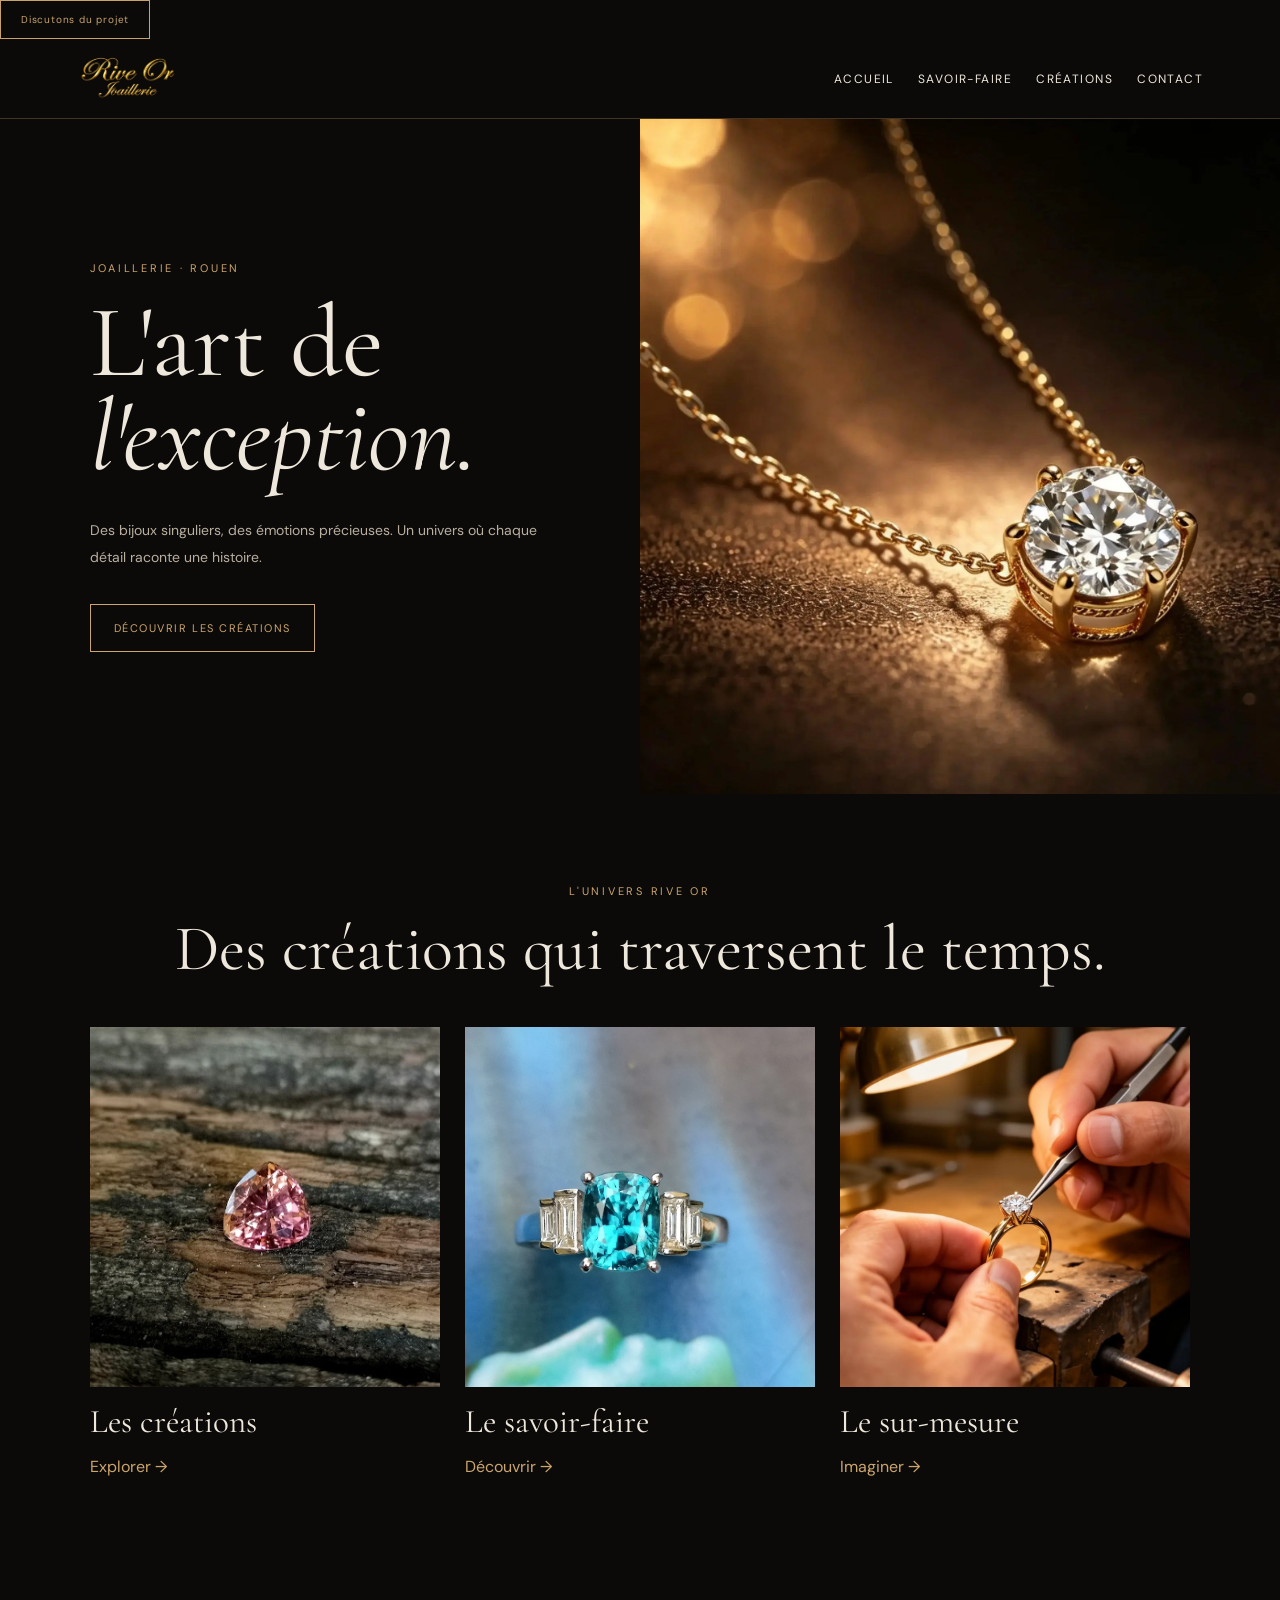
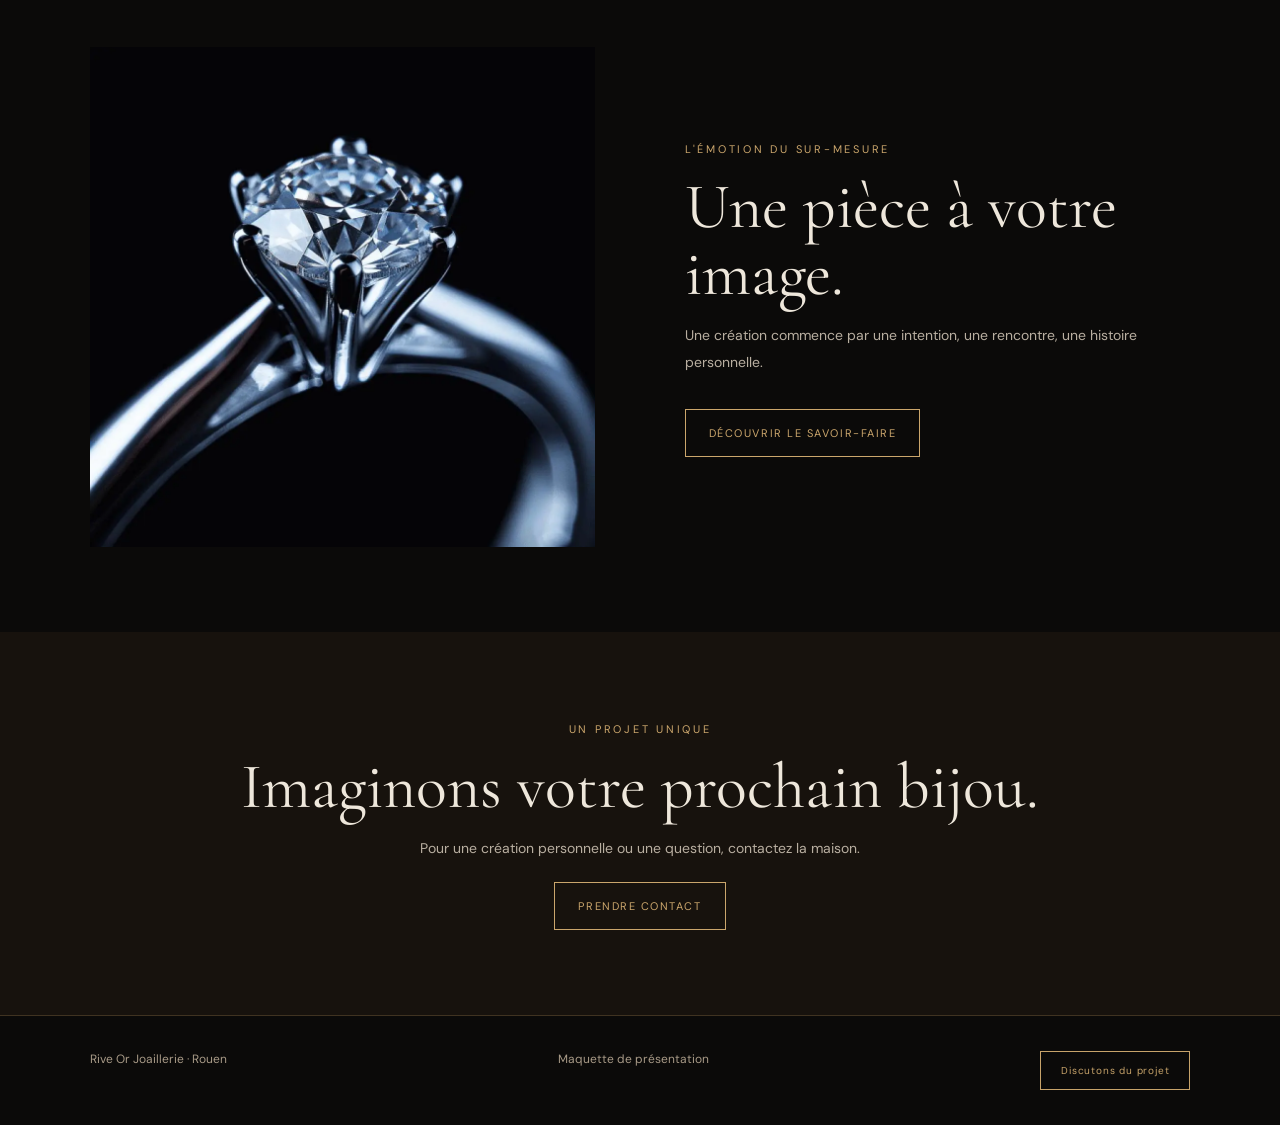
<file: index.html>
<!doctype html>
<html lang="fr">

<head>
    <meta charset="utf-8">
    <meta name="viewport" content="width=device-width,initial-scale=1">
    <meta name="robots" content="noindex,nofollow">
    <title>Accueil — Rive Or · Concept</title>
    <link rel="stylesheet" href="style.css">
    <link rel="icon" type="image/jpg" href="assets/logo.jpg">
</head>

<body>
<div class="proposal">
  <button class="proposal-btn" type="button" data-open-contact>
    Discutons du projet
  </button>
</div>

<!-- Popup de contact -->
<dialog id="contact-modal" class="contact-modal" aria-labelledby="contact-title">
  <button class="modal-close" type="button" aria-label="Fermer" data-close-contact>
    &times;
  </button>

  <span class="proposal-label">CONCRÉTISONS CE PROJET</span>

  <h2 id="contact-title">Échangeons ensemble.</h2>

  <p>
    Cette proposition vous plaît ?
    Contactez-moi pour donner vie au futur site de Rive Or Joaillerie.
  </p>

  <div class="modal-contacts">
    <a href="tel:+33637287327">
      ☎ 06 37 28 73 27
    </a>

    <a href="mailto:basile.martinpro@gmail.com">
      ✉ basile.martinpro@gmail.com
    </a>
  </div>
</dialog>
    <header><a href="index.html"><img src="assets/logo.png" alt="Rive Or Joaillerie"></a><button class="menu"
            aria-label="Menu">Menu ☰</button>
        <nav><a href="index.html">Accueil</a><a href="savoir-faire.html">Savoir-faire</a><a
                href="creations.html">Créations</a><a href="#contact">Contact</a></nav>
    </header>
    <main>
        <div class="hero">
            <div class="copy"><span class="eyebrow">Joaillerie · Rouen</span>
                <h1>L'art de<br><em>l'exception.</em></h1>
                <p>Des bijoux singuliers, des émotions précieuses. Un univers où chaque détail raconte une histoire.</p>
                <a class="button" href="creations.html">Découvrir les créations</a>
            </div>
            <div class="visual"><img loading="lazy" src="assets/img5.webp" alt="Pièce signature"
                    onerror="this.removeAttribute('src')"><span class="placeholder">Photographie à ajouter<br>Pièce
                    signature</span></div>
        </div>
        <section>
            <div class="sectionhead"><span class="eyebrow">L'univers Rive Or</span>
                <h2>Des créations qui traversent le temps.</h2>
            </div>
            <div class="cards">
                <article>
                    <div class="visual"><img loading="lazy"  src="assets/img2.webp" alt="Création 01"
                            onerror="this.removeAttribute('src')"><span class="placeholder">Photographie à
                            ajouter<br>Création 01</span></div>
                    <h3>Les créations</h3><a class="gold" href="creations.html">Explorer →</a>
                </article>
                <article>
                    <div class="visual"><img loading="lazy"  src="assets/img1.webp" alt="L’atelier"
                            onerror="this.removeAttribute('src')"><span class="placeholder">Photographie à
                            ajouter<br>L’atelier</span></div>
                    <h3>Le savoir-faire</h3><a class="gold" href="savoir-faire.html">Découvrir →</a>
                </article>
                <article>
                    <div class="visual"><img loading="lazy"  src="assets/img4.webp" alt="Création 02"
                            onerror="this.removeAttribute('src')"><span class="placeholder">Photographie à
                            ajouter<br>Création 02</span></div>
                    <h3>Le sur-mesure</h3><a class="gold" href="savoir-faire.html">Imaginer →</a>
                </article>
            </div>
        </section>
        <section class="split">
            <div class="visual"><img loading="lazy"  src="assets/img6.webp" alt="Détail joaillier"
                    onerror="this.removeAttribute('src')"><span class="placeholder">Photographie à ajouter<br>Détail
                    joaillier</span></div>
            <div><span class="eyebrow">L'émotion du sur-mesure</span>
                <h2>Une pièce à votre image.</h2>
                <p>Une création commence par une intention, une rencontre, une histoire personnelle.</p><a
                    class="button" href="savoir-faire.html">Découvrir le savoir-faire</a>
            </div>
        </section>
    </main>
    <section class="contact" id="contact"><span class="eyebrow">Un projet unique</span>
        <h2>Imaginons votre prochain bijou.</h2>
        <p>Pour une création personnelle ou une question, contactez la maison.</p><a class="button"
            href="mailto:joaillerie@riveor.com">Prendre contact</a>
    </section>
    <footer><span>Rive Or Joaillerie · Rouen</span><span>Maquette de présentation</span>
    <div class="proposal">
  <button class="proposal-btn" type="button" data-open-contact>
    Discutons du projet
  </button>
    </div>
    </footer>
    <script src="script.js"></script>
</body>

</html>
</file>
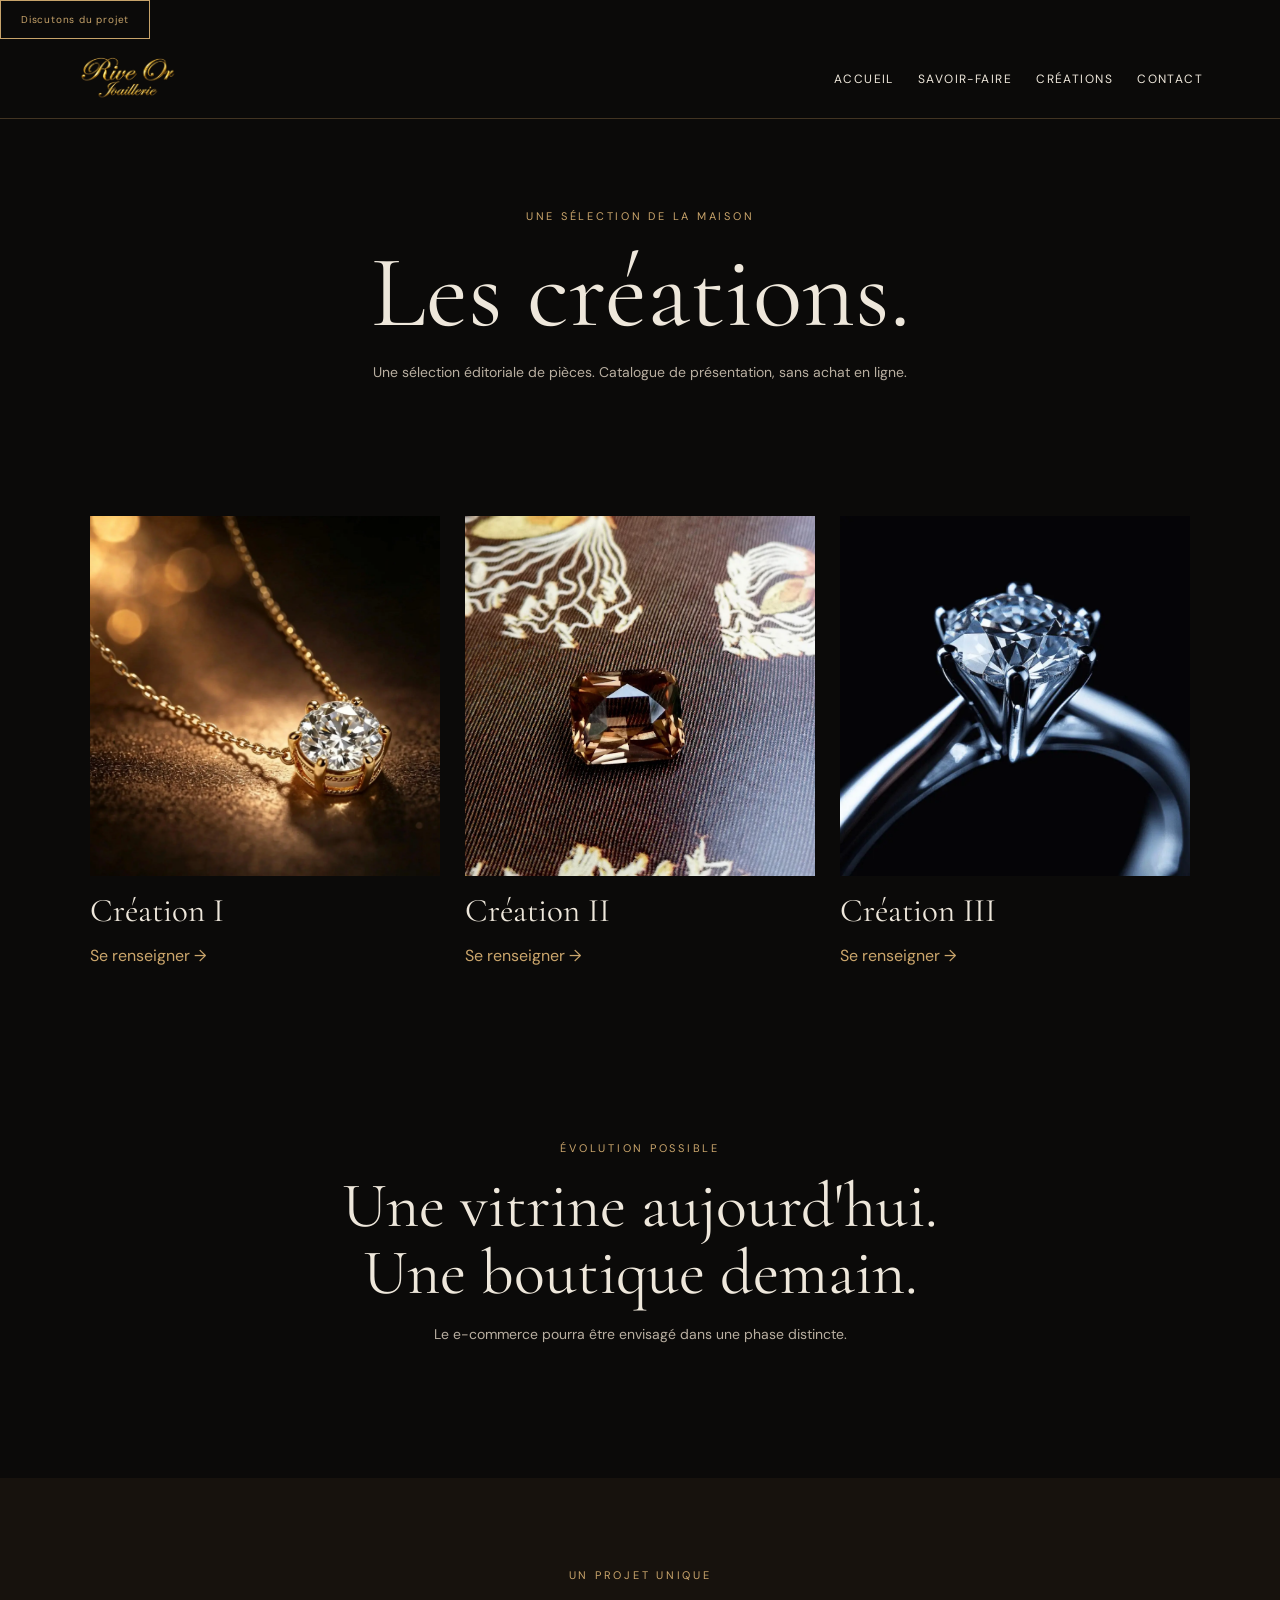
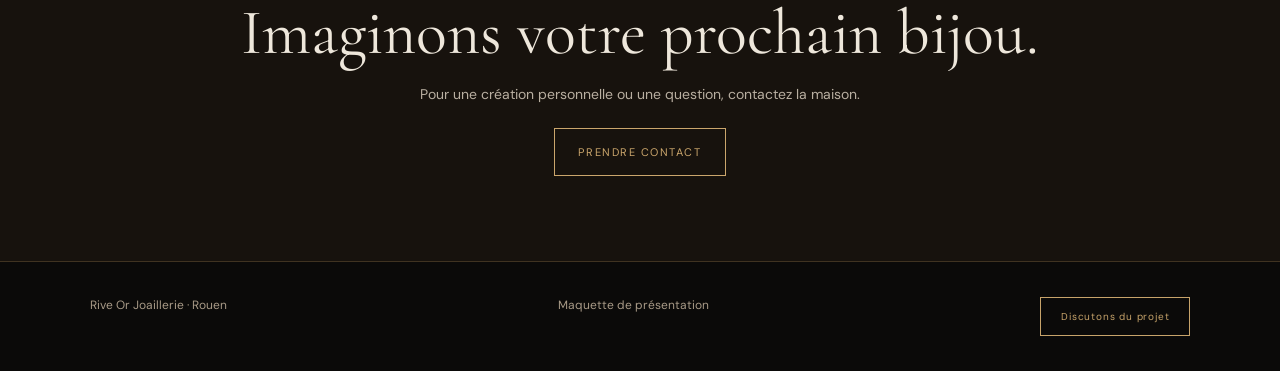
<file: creations.html>
<!doctype html>
<html lang="fr">

<head>
    <meta charset="utf-8">
    <meta name="viewport" content="width=device-width,initial-scale=1">
    <meta name="robots" content="noindex,nofollow">
    <title>Créations — Rive Or · Concept</title>
    <link rel="stylesheet" href="style.css">
    <link rel="icon" type="image/jpg" href="assets/logo.jpg">
</head>

<body>
    <div class="proposal">
    <button class="proposal-btn" type="button" data-open-contact>
        Discutons du projet
    </button>
    </div>
    <!-- Popup de contact -->
    <dialog id="contact-modal" class="contact-modal" aria-labelledby="contact-title">
    <button class="modal-close" type="button" aria-label="Fermer" data-close-contact>
        &times;
    </button>

    <span class="proposal-label">CONCRÉTISONS CE PROJET</span>

    <h2 id="contact-title">Échangeons ensemble.</h2>

    <p>
        Cette proposition vous plaît ?
        Contactez-moi pour donner vie au futur site de Rive Or Joaillerie.
    </p>

    <div class="modal-contacts">
        <a href="tel:+33637287327">
        ☎ 06 37 28 73 27
        </a>

        <a href="mailto:basile.martinpro@gmail.com">
        ✉ basile.martinpro@gmail.com
        </a>
    </div>
    </dialog>
    <header><a href="index.html"><img src="assets/logo.png" alt="Rive Or Joaillerie"></a><button class="menu"
            aria-label="Menu">Menu ☰</button>
        <nav><a href="index.html">Accueil</a><a href="savoir-faire.html">Savoir-faire</a><a
                href="creations.html">Créations</a><a href="#contact">Contact</a></nav>
    </header>
    <main>
        <div class="intro"><span class="eyebrow">Une sélection de la maison</span>
            <h1>Les créations.</h1>
            <p>Une sélection éditoriale de pièces. Catalogue de présentation, sans achat en ligne.</p>
        </div>
        <section>
            <div class="cards">
                <article>
                    <div class="visual"><img src="assets/img5.webp" alt="Bijou 01"
                            onerror="this.removeAttribute('src')"><span class="placeholder">Photographie à
                            ajouter<br>Bijou 01</span></div>
                    <h3>Création I</h3><a class="gold" href="#contact">Se renseigner →</a>
                </article>
                <article>
                    <div class="visual"><img src="assets/img3.webp" alt="Bijou 02"
                            onerror="this.removeAttribute('src')"><span class="placeholder">Photographie à
                            ajouter<br>Bijou 02</span></div>
                    <h3>Création II</h3><a class="gold" href="#contact">Se renseigner →</a>
                </article>
                <article>
                    <div class="visual"><img src="assets/img6.webp" alt="Bijou 03"
                            onerror="this.removeAttribute('src')"><span class="placeholder">Photographie à
                            ajouter<br>Bijou 03</span></div>
                    <h3>Création III</h3><a class="gold" href="#contact">Se renseigner →</a>
                </article>
            </div>
        </section>
        <section class="sectionhead"><span class="eyebrow">Évolution possible</span>
            <h2>Une vitrine aujourd'hui.<br>Une boutique demain.</h2>
            <p>Le e-commerce pourra être envisagé dans une phase distincte.</p>
        </section>
    </main>
    <section class="contact" id="contact"><span class="eyebrow">Un projet unique</span>
        <h2>Imaginons votre prochain bijou.</h2>
        <p>Pour une création personnelle ou une question, contactez la maison.</p><a class="button"
            href="mailto:joaillerie@riveor.com">Prendre contact</a>
    </section>
    <footer><span>Rive Or Joaillerie · Rouen</span><span>Maquette de présentation</span>
    <div class="proposal">
  <button class="proposal-btn" type="button" data-open-contact>
    Discutons du projet
  </button>
    </div>
    </footer>
    <script src="script.js"></script>
</body>

</html>
</file>
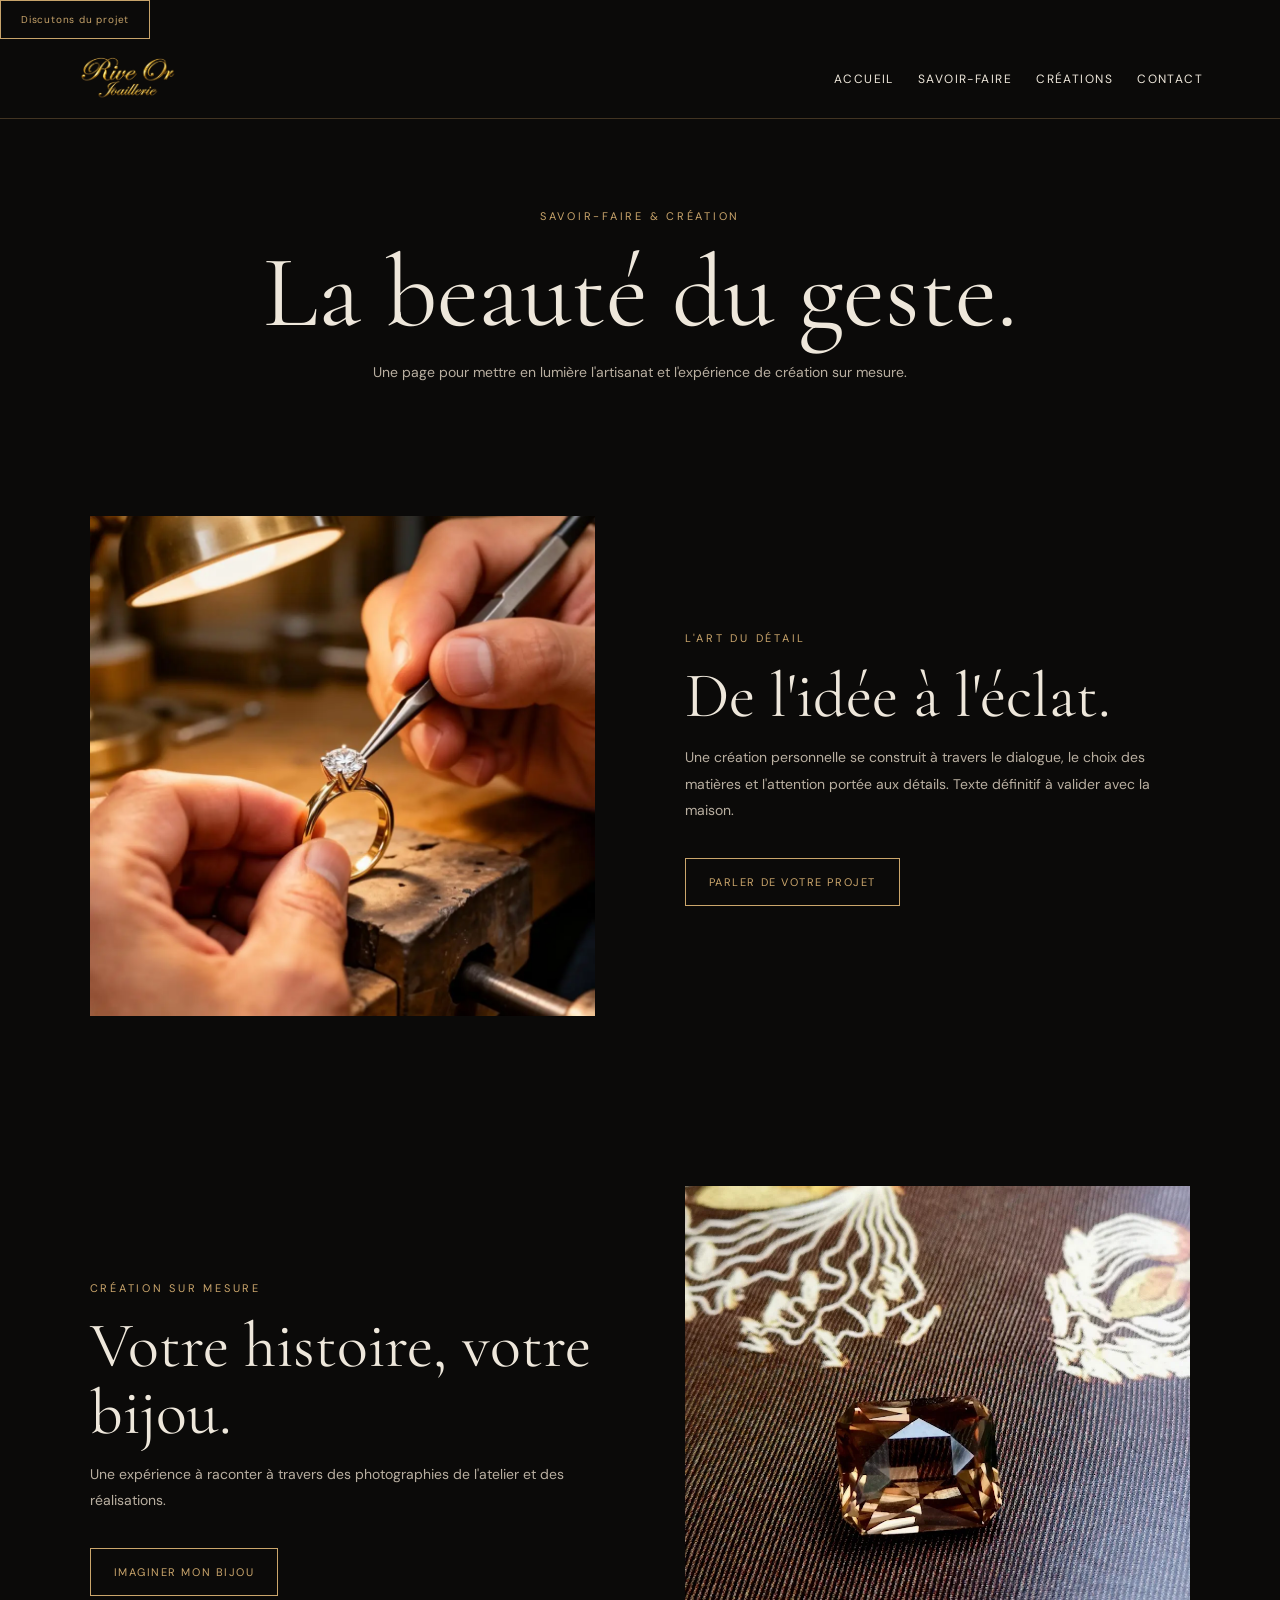
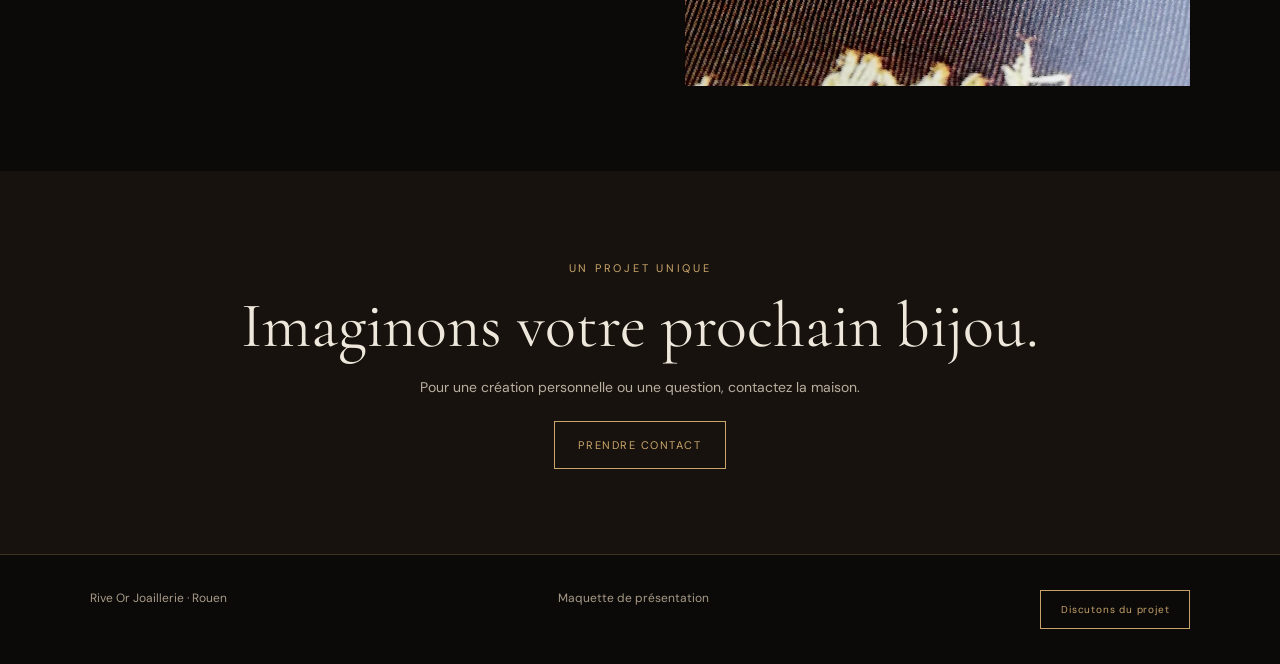
<file: savoir-faire.html>
<!doctype html>
<html lang="fr">

<head>
    <meta charset="utf-8">
    <meta name="viewport" content="width=device-width,initial-scale=1">
    <meta name="robots" content="noindex,nofollow">
    <title>Savoir-faire — Rive Or · Concept</title>
    <link rel="stylesheet" href="style.css">
    <link rel="icon" type="image/jpg" href="assets/logo.jpg">
</head>

<body>
    <div class="proposal">
  <button class="proposal-btn" type="button" data-open-contact>
    Discutons du projet
  </button>
    </div>
    <!-- Popup de contact -->
    <dialog id="contact-modal" class="contact-modal" aria-labelledby="contact-title">
    <button class="modal-close" type="button" aria-label="Fermer" data-close-contact>
        &times;
    </button>

    <span class="proposal-label">CONCRÉTISONS CE PROJET</span>

    <h2 id="contact-title">Échangeons ensemble.</h2>

    <p>
        Cette proposition vous plaît ?
        Contactez-moi pour donner vie au futur site de Rive Or Joaillerie.
    </p>

    <div class="modal-contacts">
        <a href="tel:+33637287327">
        ☎ 06 37 28 73 27
        </a>

        <a href="mailto:basile.martinpro@gmail.com">
        ✉ basile.martinpro@gmail.com
        </a>
    </div>
    </dialog>
    <header><a href="index.html"><img src="assets/logo.png" alt="Rive Or Joaillerie"></a><button class="menu"
            aria-label="Menu">Menu ☰</button>
        <nav><a href="index.html">Accueil</a><a href="savoir-faire.html">Savoir-faire</a><a
                href="creations.html">Créations</a><a href="#contact">Contact</a></nav>
    </header>
    <main>
        <div class="intro"><span class="eyebrow">Savoir-faire & création</span>
            <h1>La beauté du geste.</h1>
            <p>Une page pour mettre en lumière l'artisanat et l'expérience de création sur mesure.</p>
        </div>
        <section class="split">
            <div class="visual"><img src="assets/img4.webp" alt="Travail en atelier"
                    onerror="this.removeAttribute('src')"><span class="placeholder">Photographie à ajouter<br>Travail en
                    atelier</span></div>
            <div><span class="eyebrow">L'art du détail</span>
                <h2>De l'idée à l'éclat.</h2>
                <p>Une création personnelle se construit à travers le dialogue, le choix des matières et l'attention
                    portée aux détails. Texte définitif à valider avec la maison.</p><a class="button"
                    href="#contact">Parler de votre projet</a>
            </div>
        </section>
        <section class="split">
            <div><span class="eyebrow">Création sur mesure</span>
                <h2>Votre histoire, votre bijou.</h2>
                <p>Une expérience à raconter à travers des photographies de l'atelier et des réalisations.</p><a
                    class="button" href="#contact">Imaginer mon bijou</a>
            </div>
            <div class="visual"><img loading="lazy"  src="assets/img3.webp" alt="Finition de bijou"
                    onerror="this.removeAttribute('src')"><span class="placeholder">Photographie à ajouter<br>Finition
                    de bijou</span></div>
        </section>
    </main>
    <section class="contact" id="contact"><span class="eyebrow">Un projet unique</span>
        <h2>Imaginons votre prochain bijou.</h2>
        <p>Pour une création personnelle ou une question, contactez la maison.</p><a class="button"
            href="mailto:joaillerie@riveor.com">Prendre contact</a>
    </section>
    <footer><span>Rive Or Joaillerie · Rouen</span><span>Maquette de présentation</span>
    <div class="proposal">
  <button class="proposal-btn" type="button" data-open-contact>
    Discutons du projet
  </button>
    </div>
    </footer>
    <script src="script.js"></script>
</body>

</html>
</file>
<file: style.css>
@import url('https://fonts.googleapis.com/css2?family=Cormorant+Garamond:wght@400;600&family=DM+Sans:wght@400;500&display=swap');

:root {
    --gold: #cba66c;
    --bg: #0b0a09;
    --text: #eee7db
}

* {
    box-sizing: border-box
}

body {
    margin: 0;
    background: var(--bg);
    color: var(--text);
    font-family: 'DM Sans', sans-serif
}

a {
    color: inherit;
    text-decoration: none
}

header {
    display: flex;
    align-items: center;
    justify-content: space-between;
    padding: 12px 6vw;
    border-bottom: 1px solid #423422;
    gap: 20px
}

header img {
    width: 100px;
    height: auto;
    object-fit: contain;
}

nav {
    display: flex;
    gap: 24px;
    font-size: 12px;
    letter-spacing: .12em;
    text-transform: uppercase
}

.proposal {
    /* padding: 4px 2vw; */
    color: #e4c9a1;
    font-size: 12px;
    display: flex;
    justify-content: space-between;
    gap: 20px;
    flex-wrap: wrap
}

.proposal a,
.gold {
    color: var(--gold)
}

.hero,
.split {
    display: grid;
    grid-template-columns: 1fr 1fr
}

.hero {
    min-height: 75vh
}

.copy {
    padding: 8vw 7vw;
    display: flex;
    flex-direction: column;
    justify-content: center
}

h1,
h2,
h3 {
    font-family: 'Cormorant Garamond', serif;
    font-weight: 400
}

h1 {
    font-size: clamp(60px, 8vw, 118px);
    line-height: .92;
    margin: 20px 0
}

h2 {
    font-size: clamp(40px, 5vw, 70px);
    line-height: 1.05;
    margin: 15px 0
}

h3 {
    font-size: 33px;
    margin: 15px 0
}

.eyebrow {
    font-size: 11px;
    letter-spacing: .25em;
    color: var(--gold);
    text-transform: uppercase
}

p {
    font-size: 14px;
    line-height: 1.9;
    color: #b9afa1;
    max-width: 540px
}

.button {
    display: inline-block;
    border: 1px solid var(--gold);
    padding: 16px 23px;
    color: var(--gold);
    text-transform: uppercase;
    letter-spacing: .14em;
    font-size: 11px;
    margin-top: 20px;
    width: max-content
}

.button:hover {
    background: var(--gold);
    color: #090909
}

.visual {
    position: relative;
    min-height: 440px;
    background: radial-gradient(circle, #30271b, #15110d 75%);
    display: grid;
    place-items: center;
    overflow: hidden
}

.visual img {
    width: 100%;
    height: 100%;
    position: absolute;
    inset: 0;
    object-fit: cover
}

.placeholder {
    font-family: 'Cormorant Garamond', serif;
    color: #9d835d;
    text-align: center;
    font-size: 28px;
    padding: 20px
}

.visual:has(img[src]) .placeholder {
    display: none
}

section {
    padding: 85px 7vw
}

.sectionhead {
    text-align: center;
    margin-bottom: 45px
}

.sectionhead p,
.contact p {
    margin: auto
}

.cards {
    display: grid;
    grid-template-columns: repeat(3, 1fr);
    gap: 25px
}

.cards .visual {
    min-height: 360px
}

.split {
    gap: 7vw;
    align-items: center
}

.split .visual {
    min-height: 500px
}

.contact {
    background: #17120d;
    text-align: center
}

footer {
    padding: 35px 7vw;
    border-top: 1px solid #403321;
    font-size: 12px;
    color: #a89a87;
    display: flex;
    justify-content: space-between;
    gap: 20px;
    flex-wrap: wrap
}

.intro {
    text-align: center;
    padding: 85px 7vw 45px
}

.intro p {
    margin: auto
}

.menu {
    display: none;
    background: none;
    color: var(--gold);
    border: 1px solid #665034;
    padding: 10px
}

@media(max-width:750px) {
    .menu {
        display: block
    }

    header {
        flex-wrap: wrap
    }

    nav {
        display: none;
        flex-basis: 100%;
        flex-direction: column;
        padding: 15px 0
    }

    nav.open {
        display: flex
    }

    .hero,
    .split {
        grid-template-columns: 1fr
    }

    .hero .visual {
        grid-row: 1;
        min-height: 340px
    }

    .copy {
        padding: 65px 7vw
    }

    .cards {
        grid-template-columns: 1fr
    }

    section {
        padding: 60px 7vw
    }

    .split .visual {
        min-height: 380px
    }
}

/* Bouton du bandeau */
.proposal-btn {
  background: transparent;
  border: 1px solid #c7a36a;
  color: #c7a36a;
  padding: 12px 20px;
  font-family: inherit;
  font-size: 10px;
  letter-spacing: 0.08em;
  cursor: pointer;
  white-space: nowrap;
  transition: all 0.2s ease;
}

.proposal-btn:hover {
  background: #c7a36a;
  color: #0b0a09;
}

/* Popup */
.contact-modal {
  position: fixed;
  max-width: 460px;
  width: calc(100% - 32px);
  padding: 55px 35px;
  background: #0b0a09;
  color: #f2ede5;
  border: 1px solid #c7a36a;
  text-align: center;
  box-shadow: 0 20px 80px #0009;
}

.contact-modal::backdrop {
  background: rgba(0, 0, 0, 0.82);
  backdrop-filter: blur(6px);
}

.contact-modal h2 {
  font-family: "Cormorant Garamond", serif;
  font-size: 44px;
  font-weight: 400;
  margin: 20px 0;
}

.contact-modal p {
  color: #b5aea4;
  font-size: 14px;
  line-height: 1.8;
  margin: 0 auto;
}

.modal-close {
  position: absolute;
  top: 12px;
  right: 18px;
  background: none;
  border: none;
  color: #c7a36a;
  font-size: 30px;
  cursor: pointer;
}

.modal-contacts {
  display: flex;
  flex-direction: column;
  gap: 15px;
  margin-top: 35px;
}

.modal-contacts a {
  color: #c7a36a;
  padding: 14px;
  border: 1px solid #5b4830;
  text-decoration: none;
  font-size: 14px;
  overflow-wrap: anywhere;
  transition: 0.2s;
}

.modal-contacts a:hover {
  background: #c7a36a;
  color: #0b0a09;
}

@media (max-width: 650px) {
  .contact-modal {
    padding: 45px 20px;
  }

  .contact-modal h2 {
    font-size: 36px;
  }
}
</file>
